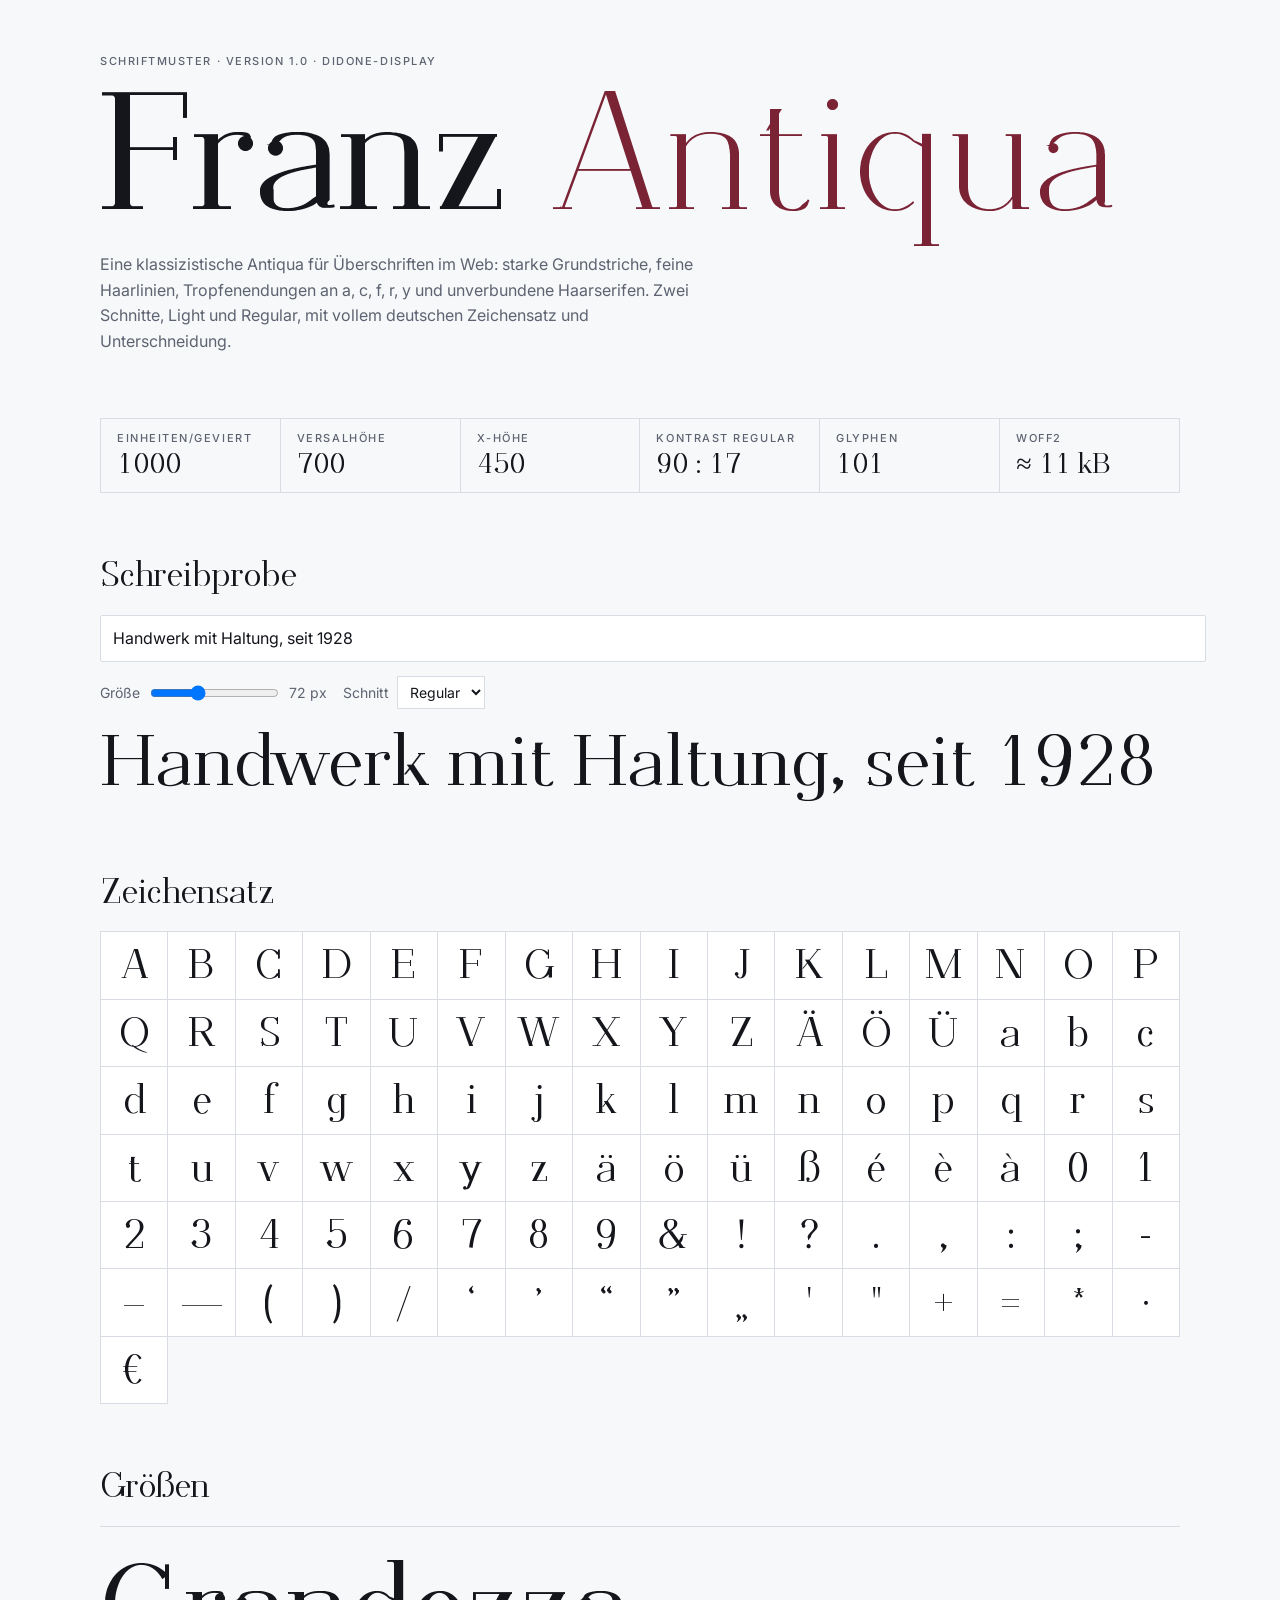
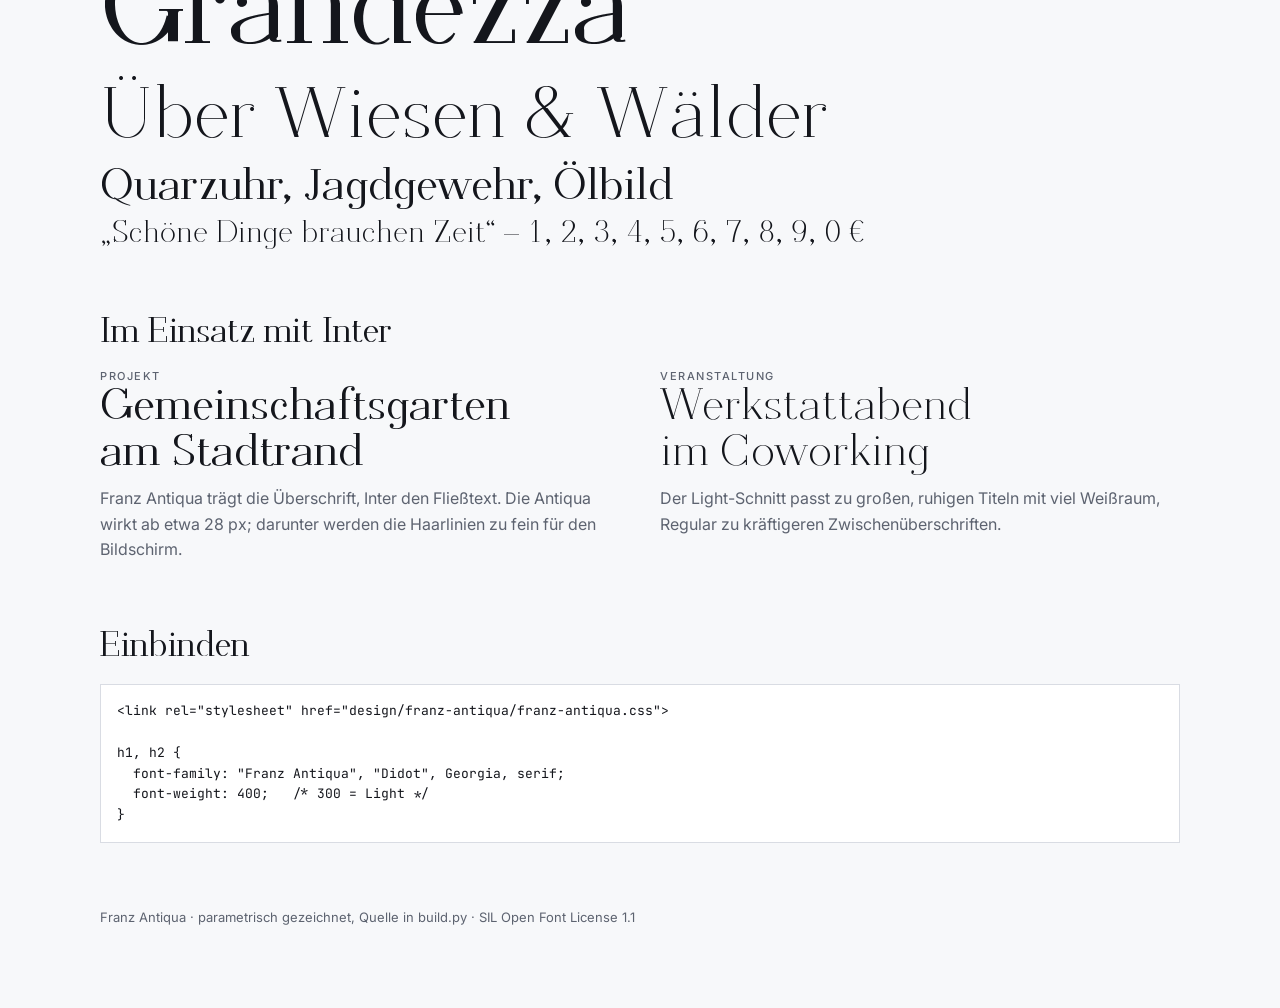
<file: design/franz-antiqua/specimen.html>
<!doctype html>
<meta charset="utf-8">
<meta name="viewport" content="width=device-width, initial-scale=1">
<title>Franz Antiqua</title>
<meta name="claude:viewport-fit-sides" content="cover">
<link rel="preconnect" href="https://fonts.googleapis.com">
<link rel="stylesheet" href="https://fonts.googleapis.com/css2?family=Inter:wght@400;500&family=JetBrains+Mono:wght@400&display=swap">
<style>
@font-face{font-family:"Franz Antiqua";src:url("fonts/FranzAntiqua-Light.woff2") format("woff2");font-weight:300;font-display:swap}
@font-face{font-family:"Franz Antiqua";src:url("fonts/FranzAntiqua-Regular.woff2") format("woff2");font-weight:400;font-display:swap}
/* Layout: one narrow reading column; the specimen lines break out to full width like proofs pinned on a wall */
:root{
  --paper:#f7f8fa; --ink:#14161c; --muted:#5d6370; --rule:#d9dce3; --accent:#7a2335; --tile:#ffffff;
  --display:"Franz Antiqua","Didot","Bodoni 72",Georgia,serif;
  --body:"Inter",system-ui,sans-serif;
  --mono:"JetBrains Mono",ui-monospace,monospace;
}
@media (prefers-color-scheme:dark){:root:not([data-theme="light"]){--paper:#121318;--ink:#eceef2;--muted:#9aa0ad;--rule:#2b2e37;--accent:#e08a9a;--tile:#1a1c22;color-scheme:dark}}
:root[data-theme="dark"]{--paper:#121318;--ink:#eceef2;--muted:#9aa0ad;--rule:#2b2e37;--accent:#e08a9a;--tile:#1a1c22;color-scheme:dark}
body{background:var(--paper);color:var(--ink);font:400 16px/1.6 var(--body)}
.wrap{max-width:1080px;margin:0 auto;padding-left:max(16px,env(safe-area-inset-left,0px));padding-right:max(16px,env(safe-area-inset-right,0px));padding-block:48px 72px;display:grid;gap:64px}
.label{font:500 11px/1 var(--body);letter-spacing:.14em;text-transform:uppercase;color:var(--muted)}
h1{font:400 clamp(64px,13vw,168px)/.92 var(--display);margin:12px 0 0;letter-spacing:-.01em;text-wrap:balance}
h1 em{font-style:normal;font-weight:300;color:var(--accent)}
.lede{max-width:60ch;color:var(--muted);margin:20px 0 0}
section{display:grid;gap:20px}
h2{font:400 34px/1.1 var(--display);margin:0}
.facts{display:grid;grid-template-columns:repeat(auto-fit,minmax(150px,1fr));gap:1px;background:var(--rule);border:1px solid var(--rule)}
.facts div{background:var(--paper);padding:14px 16px;display:grid;gap:6px}
.facts b{font:400 28px/1 var(--display);font-variant-numeric:tabular-nums}
.glyphs{display:grid;grid-template-columns:repeat(auto-fill,minmax(64px,1fr));border-top:1px solid var(--rule);border-left:1px solid var(--rule)}
.glyphs span{font:400 40px/1 var(--display);aspect-ratio:1;display:grid;place-items:center;border-right:1px solid var(--rule);border-bottom:1px solid var(--rule);background:var(--tile);transition:color .15s}
.glyphs span:hover{color:var(--accent)}
.proof{display:grid;gap:8px;border-top:1px solid var(--rule);padding-top:20px}
.proof p{margin:0;font-family:var(--display);line-height:1.08;overflow-wrap:anywhere}
.tester{display:grid;gap:14px}
.controls{display:flex;flex-wrap:wrap;gap:16px;align-items:center}
.controls label{display:flex;gap:8px;align-items:center;font-size:14px;color:var(--muted)}
input[type=text]{font:inherit;width:100%;padding:10px 12px;border:1px solid var(--rule);background:var(--tile);color:var(--ink);border-radius:2px}
input:focus-visible,button:focus-visible,select:focus-visible{outline:2px solid var(--accent);outline-offset:2px}
select{font:inherit;background:var(--tile);color:var(--ink);border:1px solid var(--rule);padding:6px 8px}
#out{font-family:var(--display);line-height:1.1;margin:0;min-height:1.2em;overflow-wrap:anywhere}
.pair{display:grid;grid-template-columns:repeat(auto-fit,minmax(280px,1fr));gap:40px}
.pair h3{font:400 44px/1.05 var(--display);margin:0 0 12px;text-wrap:balance}
.pair p{margin:0;max-width:60ch;color:var(--muted)}
pre{font:400 13px/1.6 var(--mono);background:var(--tile);border:1px solid var(--rule);padding:16px;overflow-x:auto;margin:0}
footer{color:var(--muted);font-size:13px}
@media (prefers-reduced-motion:reduce){*{transition:none!important}}
</style>
<div class="wrap">
  <header>
    <div class="label">Schriftmuster · Version 1.0 · Didone-Display</div>
    <h1>Franz <em>Antiqua</em></h1>
    <p class="lede">Eine klassizistische Antiqua für Überschriften im Web: starke Grundstriche, feine Haarlinien, Tropfen­endungen an a, c, f, r, y und unverbundene Haarserifen. Zwei Schnitte, Light und Regular, mit vollem deutschen Zeichensatz und Unterschneidung.</p>
  </header>

  <section aria-label="Kennzahlen">
    <div class="facts">
      <div><span class="label">Einheiten/Geviert</span><b>1000</b></div>
      <div><span class="label">Versalhöhe</span><b>700</b></div>
      <div><span class="label">x-Höhe</span><b>450</b></div>
      <div><span class="label">Kontrast Regular</span><b>90 : 17</b></div>
      <div><span class="label">Glyphen</span><b>101</b></div>
      <div><span class="label">WOFF2</span><b>≈ 11 kB</b></div>
    </div>
  </section>

  <section>
    <h2>Schreibprobe</h2>
    <div class="tester">
      <input type="text" id="sample" value="Handwerk mit Haltung, seit 1928" aria-label="Probetext">
      <div class="controls">
        <label for="size">Größe <input type="range" id="size" min="24" max="160" value="72"> <span id="sizeval">72 px</span></label>
        <label for="weight">Schnitt <select id="weight"><option value="400">Regular</option><option value="300">Light</option></select></label>
      </div>
      <p id="out"></p>
    </div>
  </section>

  <section>
    <h2>Zeichensatz</h2>
    <div class="glyphs" id="glyphs"></div>
  </section>

  <section>
    <h2>Größen</h2>
    <div class="proof">
      <p style="font-size:clamp(48px,9vw,112px)">Grandezza</p>
      <p style="font-size:clamp(36px,6vw,72px);font-weight:300">Über Wiesen &amp; Wälder</p>
      <p style="font-size:44px">Quarzuhr, Jagdgewehr, Ölbild</p>
      <p style="font-size:30px;font-weight:300">„Schöne Dinge brauchen Zeit“ – 1, 2, 3, 4, 5, 6, 7, 8, 9, 0 €</p>
    </div>
  </section>

  <section>
    <h2>Im Einsatz mit Inter</h2>
    <div class="pair">
      <article><div class="label">Projekt</div><h3>Gemeinschaftsgarten am Stadtrand</h3><p>Franz Antiqua trägt die Überschrift, Inter den Fließtext. Die Antiqua wirkt ab etwa 28&nbsp;px; darunter werden die Haarlinien zu fein für den Bildschirm.</p></article>
      <article><div class="label">Veranstaltung</div><h3 style="font-weight:300">Werkstattabend im Coworking</h3><p>Der Light-Schnitt passt zu großen, ruhigen Titeln mit viel Weißraum, Regular zu kräftigeren Zwischenüberschriften.</p></article>
    </div>
  </section>

  <section>
    <h2>Einbinden</h2>
    <pre>&lt;link rel="stylesheet" href="design/franz-antiqua/franz-antiqua.css"&gt;

h1, h2 {
  font-family: "Franz Antiqua", "Didot", Georgia, serif;
  font-weight: 400;   /* 300 = Light */
}</pre>
  </section>

  <footer>Franz Antiqua · parametrisch gezeichnet, Quelle in build.py · SIL Open Font License 1.1</footer>
</div>
<script>
const chars="ABCDEFGHIJKLMNOPQRSTUVWXYZÄÖÜabcdefghijklmnopqrstuvwxyzäöüßéèà0123456789&!?.,:;-–—()/‘’“”„'\"+=*·€";
const g=document.getElementById("glyphs");
for(const c of chars){const s=document.createElement("span");s.textContent=c;g.appendChild(s);}
const out=document.getElementById("out"),inp=document.getElementById("sample"),size=document.getElementById("size"),w=document.getElementById("weight"),sv=document.getElementById("sizeval");
function upd(){out.textContent=inp.value;out.style.fontSize=size.value+"px";out.style.fontWeight=w.value;sv.textContent=size.value+" px";}
[inp,size,w].forEach(e=>e.addEventListener("input",upd));upd();
</script>
</file>
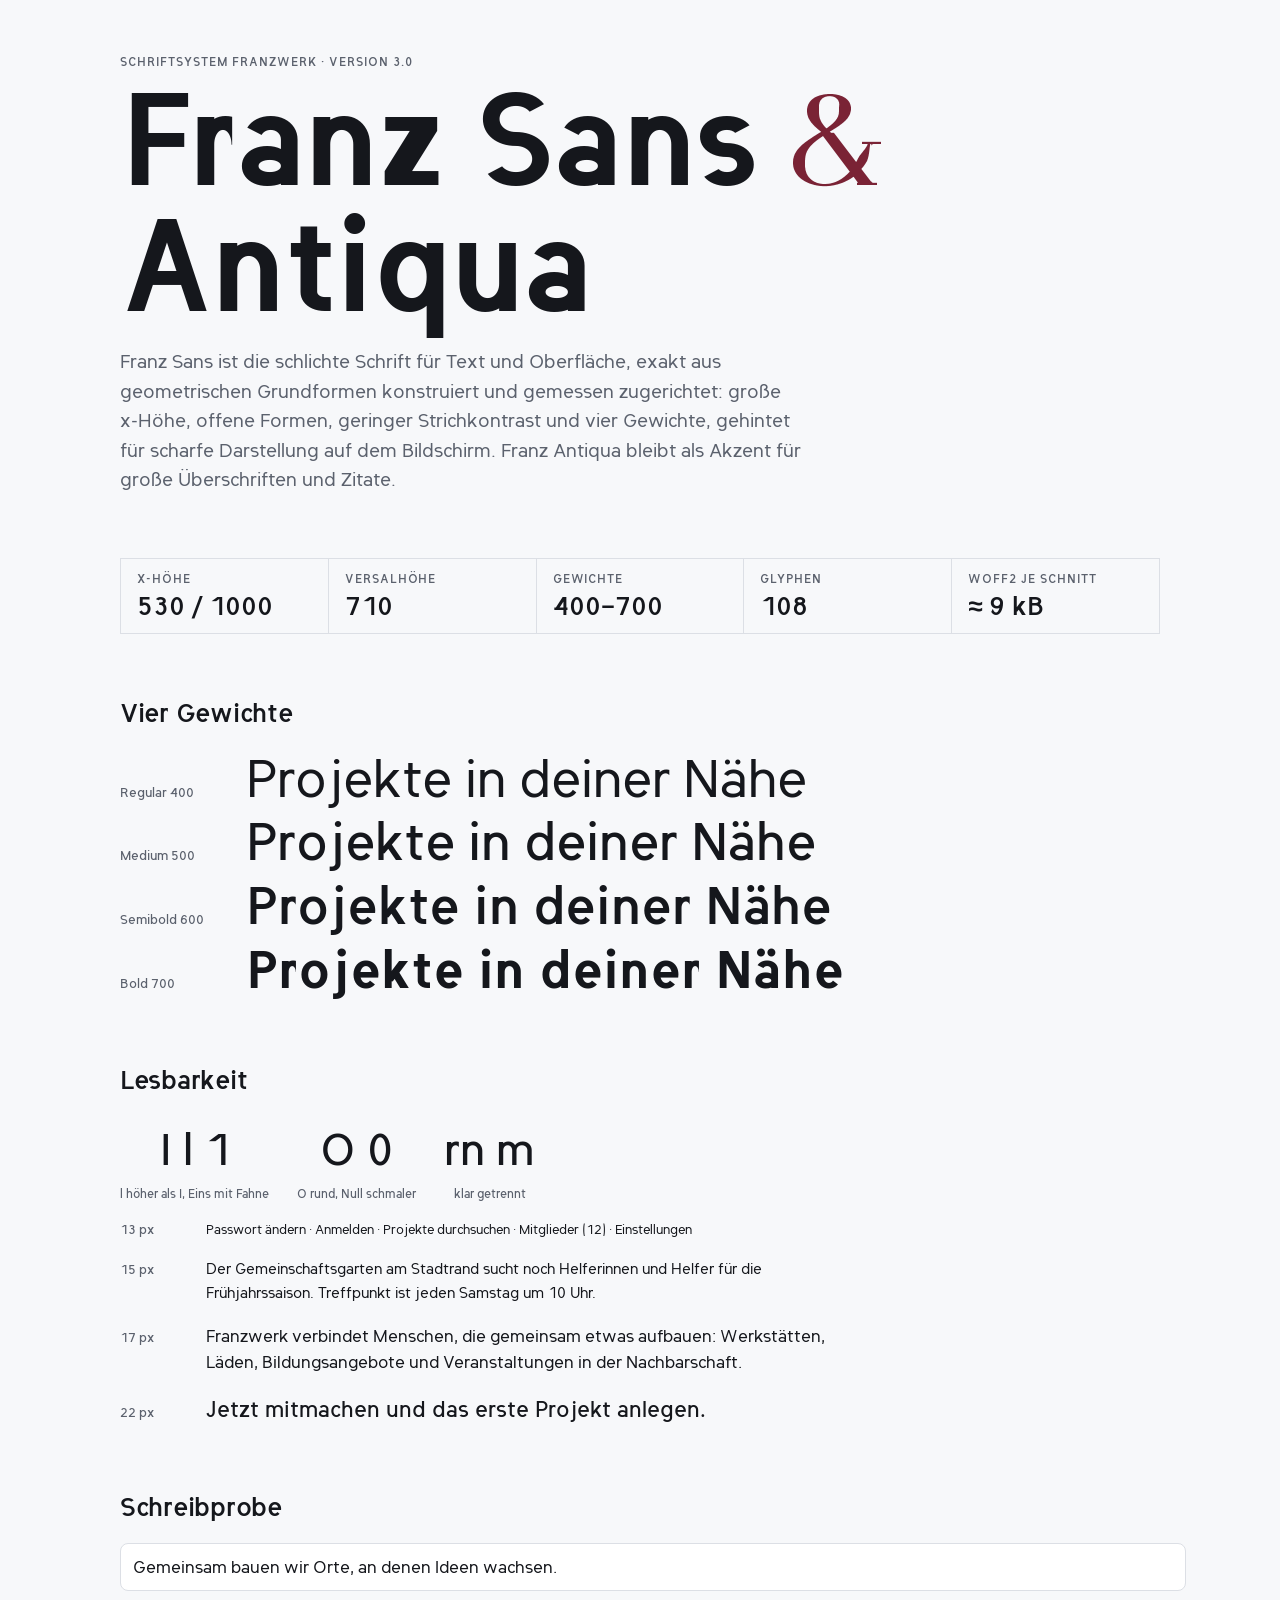
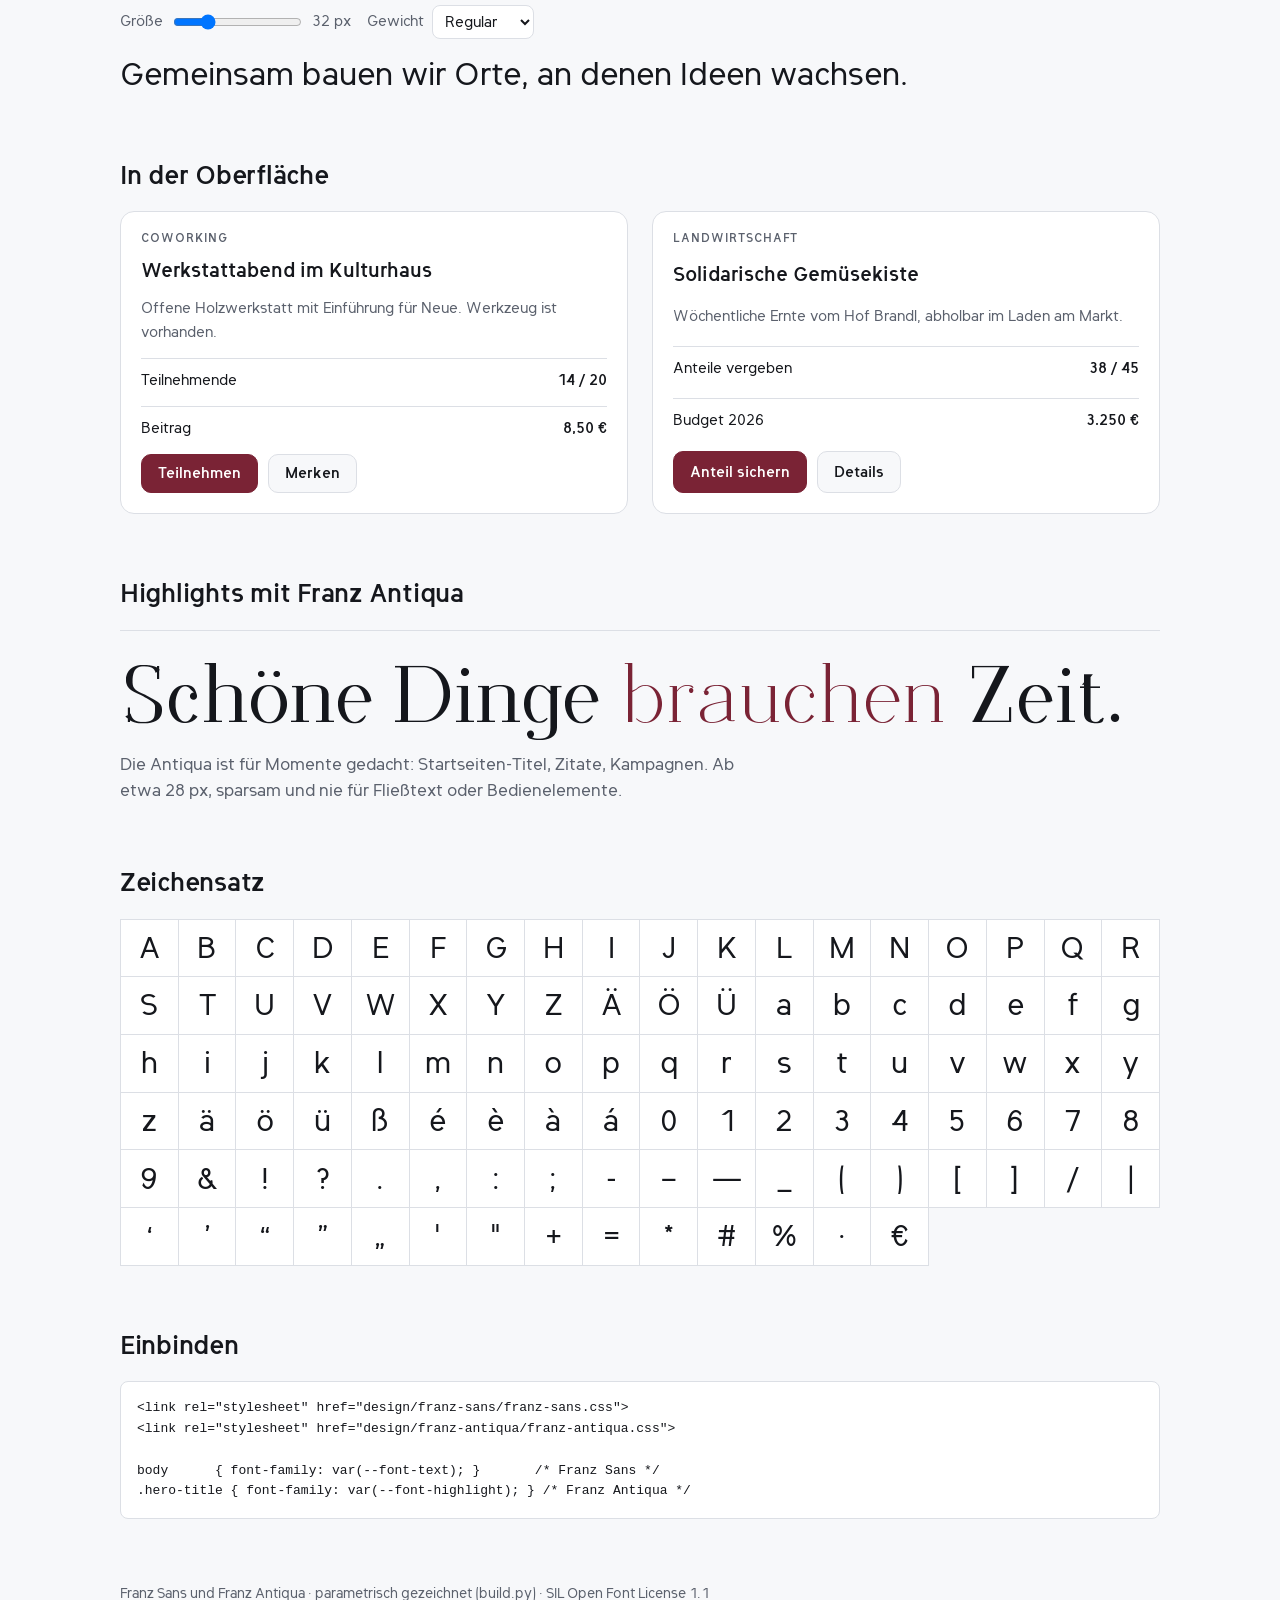
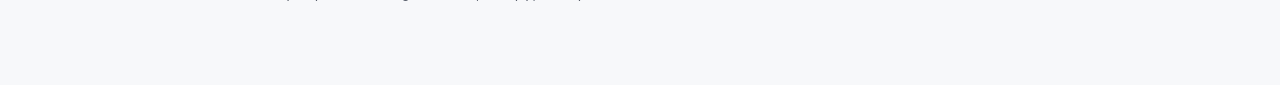
<file: design/franz-sans/specimen.html>
<!doctype html>
<meta charset="utf-8">
<meta name="viewport" content="width=device-width, initial-scale=1">
<title>Franz Sans</title>
<meta name="claude:viewport-fit-sides" content="cover">
<style>
@font-face{font-family:"Franz Sans";src:url("fonts/FranzSans-Regular.woff2") format("woff2");font-weight:400;font-display:swap}
@font-face{font-family:"Franz Sans";src:url("fonts/FranzSans-Medium.woff2") format("woff2");font-weight:500;font-display:swap}
@font-face{font-family:"Franz Sans";src:url("fonts/FranzSans-Semibold.woff2") format("woff2");font-weight:600;font-display:swap}
@font-face{font-family:"Franz Sans";src:url("fonts/FranzSans-Bold.woff2") format("woff2");font-weight:700;font-display:swap}
@font-face{font-family:"Franz Antiqua";src:url("../franz-antiqua/fonts/FranzAntiqua-Light.woff2") format("woff2");font-weight:300;font-display:swap}
@font-face{font-family:"Franz Antiqua";src:url("../franz-antiqua/fonts/FranzAntiqua-Regular.woff2") format("woff2");font-weight:400;font-display:swap}
/* Layout: a single reading column; the page itself is set in Franz Sans, Franz Antiqua appears only as accent */
:root{
  --paper:#f7f8fa; --ink:#15171c; --muted:#5b616d; --rule:#dcdfe5; --tile:#ffffff; --accent:#7a2335; --accent-ink:#ffffff;
  --text:"Franz Sans",-apple-system,BlinkMacSystemFont,"Segoe UI",sans-serif;
  --highlight:"Franz Antiqua","Didot",Georgia,serif;
}
@media (prefers-color-scheme:dark){:root:not([data-theme="light"]){--paper:#121318;--ink:#eceef2;--muted:#9ba1ad;--rule:#2c2f38;--tile:#1a1c22;--accent:#e590a0;--accent-ink:#1a0a0e;color-scheme:dark}}
:root[data-theme="dark"]{--paper:#121318;--ink:#eceef2;--muted:#9ba1ad;--rule:#2c2f38;--tile:#1a1c22;--accent:#e590a0;--accent-ink:#1a0a0e;color-scheme:dark}
body{background:var(--paper);color:var(--ink);font:400 17px/1.55 var(--text);font-kerning:normal}
.wrap{max-width:1040px;margin:0 auto;padding-left:max(16px,env(safe-area-inset-left,0px));padding-right:max(16px,env(safe-area-inset-right,0px));padding-block:48px 72px;display:grid;gap:64px}
.label{font:600 12px/1 var(--text);letter-spacing:.08em;text-transform:uppercase;color:var(--muted)}
h1{font:700 clamp(56px,11vw,128px)/.95 var(--text);letter-spacing:-.02em;margin:12px 0 0}
h1 .hl{font-family:var(--highlight);font-weight:400;letter-spacing:0;color:var(--accent)}
.lede{max-width:62ch;color:var(--muted);margin:20px 0 0;font-size:19px}
section{display:grid;gap:20px;min-width:0}
h2{font:600 26px/1.2 var(--text);margin:0;letter-spacing:-.01em}
.facts{display:grid;grid-template-columns:repeat(auto-fit,minmax(150px,1fr));gap:1px;background:var(--rule);border:1px solid var(--rule)}
.facts div{background:var(--paper);padding:14px 16px;display:grid;gap:8px}
.facts b{font:600 26px/1 var(--text);font-variant-numeric:tabular-nums}
.weights{display:grid;gap:4px}
.weights p{margin:0;font-size:clamp(30px,5vw,52px);line-height:1.15;display:flex;gap:16px;align-items:baseline;flex-wrap:wrap}
.weights small{font:500 13px/1 var(--text);color:var(--muted);min-width:110px}
.tester{display:grid;gap:14px}
.controls{display:flex;flex-wrap:wrap;gap:16px;align-items:center}
.controls label{display:flex;gap:8px;align-items:center;font-size:15px;color:var(--muted)}
input[type=text],select{font:inherit;background:var(--tile);color:var(--ink);border:1px solid var(--rule);border-radius:8px}
input[type=text]{width:100%;padding:10px 12px}
select{padding:6px 8px}
input:focus-visible,select:focus-visible,button:focus-visible{outline:2px solid var(--accent);outline-offset:2px}
#out{margin:0;line-height:1.35;overflow-wrap:anywhere;max-width:65ch}
.sizes{display:grid;gap:18px}
.sizes div{display:grid;grid-template-columns:70px 1fr;gap:16px;align-items:baseline}
.sizes span{font:500 13px/1 var(--text);color:var(--muted);font-variant-numeric:tabular-nums}
.sizes p{margin:0;max-width:65ch;min-width:0}
.ui{display:grid;grid-template-columns:repeat(auto-fit,minmax(280px,1fr));gap:24px}
.card{background:var(--tile);border:1px solid var(--rule);border-radius:14px;padding:20px;display:grid;gap:14px;min-width:0}
.card h3{margin:0;font:600 20px/1.25 var(--text)}
.card p{margin:0;color:var(--muted);font-size:15px}
.row{display:flex;justify-content:space-between;gap:12px;font-size:15px;border-top:1px solid var(--rule);padding-top:10px}
.row b{font-weight:600;font-variant-numeric:tabular-nums}
.btns{display:flex;gap:10px;flex-wrap:wrap}
button{font:600 15px/1 var(--text);padding:11px 16px;border-radius:10px;border:1px solid var(--rule);background:var(--paper);color:var(--ink);cursor:pointer}
button.primary{background:var(--accent);border-color:var(--accent);color:var(--accent-ink)}
.highlight{display:grid;gap:12px;border-top:1px solid var(--rule);padding-top:24px}
.highlight .big{font:400 clamp(40px,7vw,80px)/1.05 var(--highlight);margin:0;text-wrap:balance;color:var(--ink)}
.highlight .big em{font-style:normal;font-weight:300;color:var(--accent)}
.highlight p{margin:0;max-width:62ch;color:var(--muted)}
.glyphs{display:grid;grid-template-columns:repeat(auto-fill,minmax(56px,1fr));border-top:1px solid var(--rule);border-left:1px solid var(--rule)}
.glyphs span{font-size:30px;aspect-ratio:1;display:grid;place-items:center;border-right:1px solid var(--rule);border-bottom:1px solid var(--rule);background:var(--tile)}
.legible{display:flex;gap:28px;flex-wrap:wrap;font-size:44px;font-weight:500}
.legible span{display:grid;gap:4px;justify-items:center}
.legible small{font:500 12px/1 var(--text);color:var(--muted)}
pre{font:400 13px/1.6 ui-monospace,Menlo,monospace;background:var(--tile);border:1px solid var(--rule);padding:16px;overflow-x:auto;margin:0;border-radius:8px}
footer{color:var(--muted);font-size:14px}
</style>
<div class="wrap">
  <header>
    <div class="label">Schriftsystem Franzwerk · Version 3.0</div>
    <h1>Franz Sans <span class="hl">&amp;</span> Antiqua</h1>
    <p class="lede">Franz Sans ist die schlichte Schrift für Text und Oberfläche, exakt aus geometrischen Grundformen konstruiert und gemessen zugerichtet: große x-Höhe, offene Formen, geringer Strichkontrast und vier Gewichte, gehintet für scharfe Darstellung auf dem Bildschirm. Franz Antiqua bleibt als Akzent für große Überschriften und Zitate.</p>
  </header>

  <section aria-label="Kennzahlen">
    <div class="facts">
      <div><span class="label">x-Höhe</span><b>530 / 1000</b></div>
      <div><span class="label">Versalhöhe</span><b>710</b></div>
      <div><span class="label">Gewichte</span><b>400–700</b></div>
      <div><span class="label">Glyphen</span><b>108</b></div>
      <div><span class="label">WOFF2 je Schnitt</span><b>≈ 9 kB</b></div>
    </div>
  </section>

  <section>
    <h2>Vier Gewichte</h2>
    <div class="weights">
      <p style="font-weight:400"><small>Regular 400</small>Projekte in deiner Nähe</p>
      <p style="font-weight:500"><small>Medium 500</small>Projekte in deiner Nähe</p>
      <p style="font-weight:600"><small>Semibold 600</small>Projekte in deiner Nähe</p>
      <p style="font-weight:700"><small>Bold 700</small>Projekte in deiner Nähe</p>
    </div>
  </section>

  <section>
    <h2>Lesbarkeit</h2>
    <div class="legible" aria-label="Verwechslungsgefährdete Zeichen">
      <span>I l 1<small>l höher als I, Eins mit Fahne</small></span>
      <span>O 0<small>O rund, Null schmaler</small></span>
      <span>rn m<small>klar getrennt</small></span>
    </div>
    <div class="sizes">
      <div><span>13 px</span><p style="font-size:13px">Passwort ändern · Anmelden · Projekte durchsuchen · Mitglieder (12) · Einstellungen</p></div>
      <div><span>15 px</span><p style="font-size:15px">Der Gemeinschaftsgarten am Stadtrand sucht noch Helferinnen und Helfer für die Frühjahrssaison. Treffpunkt ist jeden Samstag um 10 Uhr.</p></div>
      <div><span>17 px</span><p style="font-size:17px">Franzwerk verbindet Menschen, die gemeinsam etwas aufbauen: Werkstätten, Läden, Bildungsangebote und Veranstaltungen in der Nachbarschaft.</p></div>
      <div><span>22 px</span><p style="font-size:22px;font-weight:500">Jetzt mitmachen und das erste Projekt anlegen.</p></div>
    </div>
  </section>

  <section>
    <h2>Schreibprobe</h2>
    <div class="tester">
      <input type="text" id="sample" value="Gemeinsam bauen wir Orte, an denen Ideen wachsen." aria-label="Probetext">
      <div class="controls">
        <label for="size">Größe <input type="range" id="size" min="12" max="96" value="32"> <span id="sizeval">32 px</span></label>
        <label for="weight">Gewicht <select id="weight"><option value="400">Regular</option><option value="500">Medium</option><option value="600">Semibold</option><option value="700">Bold</option></select></label>
      </div>
      <p id="out"></p>
    </div>
  </section>

  <section>
    <h2>In der Oberfläche</h2>
    <div class="ui">
      <div class="card">
        <div class="label">Coworking</div>
        <h3>Werkstattabend im Kulturhaus</h3>
        <p>Offene Holzwerkstatt mit Einführung für Neue. Werkzeug ist vorhanden.</p>
        <div class="row"><span>Teilnehmende</span><b>14 / 20</b></div>
        <div class="row"><span>Beitrag</span><b>8,50 €</b></div>
        <div class="btns"><button class="primary" type="button">Teilnehmen</button><button type="button">Merken</button></div>
      </div>
      <div class="card">
        <div class="label">Landwirtschaft</div>
        <h3>Solidarische Gemüsekiste</h3>
        <p>Wöchentliche Ernte vom Hof Brandl, abholbar im Laden am Markt.</p>
        <div class="row"><span>Anteile vergeben</span><b>38 / 45</b></div>
        <div class="row"><span>Budget 2026</span><b>3.250 €</b></div>
        <div class="btns"><button class="primary" type="button">Anteil sichern</button><button type="button">Details</button></div>
      </div>
    </div>
  </section>

  <section>
    <h2>Highlights mit Franz Antiqua</h2>
    <div class="highlight">
      <p class="big">Schöne Dinge <em>brauchen</em> Zeit.</p>
      <p>Die Antiqua ist für Momente gedacht: Startseiten-Titel, Zitate, Kampagnen. Ab etwa 28 px, sparsam und nie für Fließtext oder Bedienelemente.</p>
    </div>
  </section>

  <section>
    <h2>Zeichensatz</h2>
    <div class="glyphs" id="glyphs"></div>
  </section>

  <section>
    <h2>Einbinden</h2>
    <pre>&lt;link rel="stylesheet" href="design/franz-sans/franz-sans.css"&gt;
&lt;link rel="stylesheet" href="design/franz-antiqua/franz-antiqua.css"&gt;

body      { font-family: var(--font-text); }       /* Franz Sans */
.hero-title { font-family: var(--font-highlight); } /* Franz Antiqua */</pre>
  </section>

  <footer>Franz Sans und Franz Antiqua · parametrisch gezeichnet (build.py) · SIL Open Font License 1.1</footer>
</div>
<script>
const chars="ABCDEFGHIJKLMNOPQRSTUVWXYZÄÖÜabcdefghijklmnopqrstuvwxyzäöüßéèàá0123456789&!?.,:;-–—_()[]/|‘’“”„'\"+=*#%·€";
const g=document.getElementById("glyphs");
for(const c of chars){const s=document.createElement("span");s.textContent=c;g.appendChild(s);}
const out=document.getElementById("out"),inp=document.getElementById("sample"),size=document.getElementById("size"),w=document.getElementById("weight"),sv=document.getElementById("sizeval");
function upd(){out.textContent=inp.value;out.style.fontSize=size.value+"px";out.style.fontWeight=w.value;sv.textContent=size.value+" px";}
[inp,size,w].forEach(e=>e.addEventListener("input",upd));upd();
</script>
</file>
